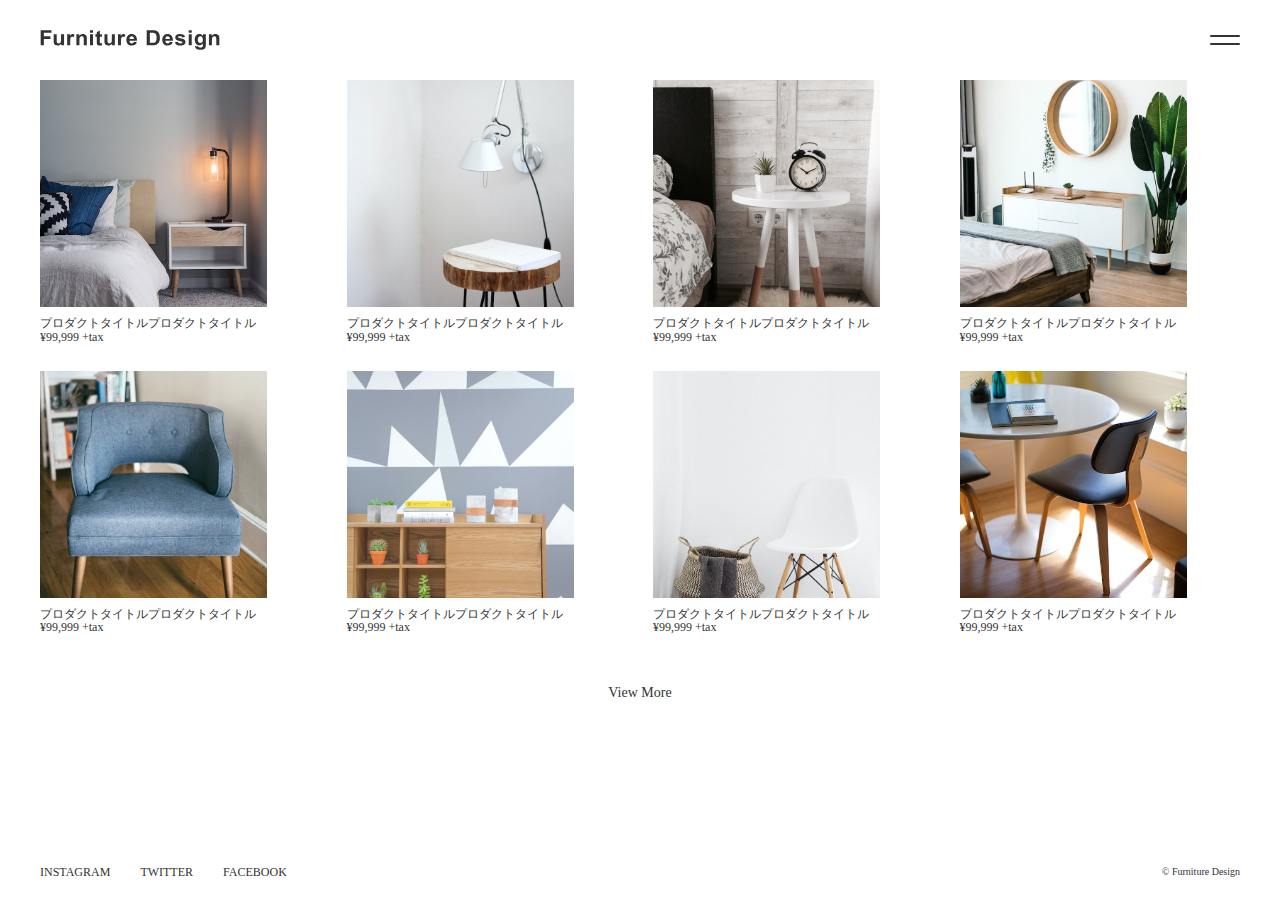
<file: index.html>
<!DOCTYPE html>
<html lang="ja">
<head>
  <meta charset="UTF-8">
  <meta http-equiv="X-UA-Compatible" content="IE=edge">
  <meta name="viewport" content="width=device-width, initial-scale=1.0">
  <meta description content="テキストテキストテキスト">
  <link rel="shortcut icon" href="img/favicon.ico">
  <link rel="stylesheet" href="reset.css">
  <link rel="stylesheet" href="style.css">
  <title>Furniture Design</title>
</head>
<body>
  <header id="header" class="wrapper">
    <h1 class="site-title">
      <a href="index.html">
        <img src="img/logo.svg" alt="Furniture Design">
      </a>
    </h1>

    <nav id="navi">
      <ul class="nav-menu">
        <li>
          <a href="products.html">PRODUCTS</a>
        </li>
        <li>
          <a href="about.html">ABOUT</a>
        </li>
        <li>
          <a href="company.html">COMPANY</a>
        </li>
        <li>
          <a href="mailto:xxxxx@xxx.xxx.com?subject=お問い合わせ">CONTACT</a>
        </li>
      </ul>
    </nav>

    <div class="openbtn">
      <span></span>
      <span></span>
    </div>

    <div class="mask">
    </div>
    
  </header>

  <main>
    <div id="top" class="wrapper">
      <div class="grid">
        <div class="item-list">
          <a href="item1.html">
            <img src="img/christopher-jolly-GqbU78bdJFM-unsplash.jpg" alt="家具写真">
            <p>プロダクトタイトルプロダクトタイトル</p>
            <p>&yen;99,999 +tax</p>
          </a>
        </div>
        <div class="item-list">
          <a href="item2.html">
            <img src="img/atilla-taskiran-I4jC9D7r8Nc-unsplash.jpg" alt="家具写真">
            <p>プロダクトタイトルプロダクトタイトル</p>
            <p>&yen;99,999 +tax</p>
          </a>
        </div>
        <div class="item-list">
          <a href="item3.html">
            <img src="img/benjamin-voros-X63FTIZFbZo-unsplash.jpg" alt="家具写真">
            <p>プロダクトタイトルプロダクトタイトル</p>
            <p>&yen;99,999 +tax</p>
          </a>
        </div>
        <div class="item-list">
          <a href="item4.html">
            <img src="img/minh-pham-7pCFUybP_P8-unsplash.jpg" alt="家具写真">
            <p>プロダクトタイトルプロダクトタイトル</p>
            <p>&yen;99,999 +tax</p>
          </a>
        </div>
        <div class="item-list">
          <a href="item5.html">
            <img src="img/kari-shea-ItMggD0EguY-unsplash.jpg" alt="家具写真">
            <p>プロダクトタイトルプロダクトタイトル</p>
            <p>&yen;99,999 +tax</p>
          </a>
        </div>
        <div class="item-list">
          <a href="item6.html">
            <img src="img/sophia-baboolal-vbUULTovNaM-unsplash.jpg" alt="家具写真">
            <p>プロダクトタイトルプロダクトタイトル</p>
            <p>&yen;99,999 +tax</p>
          </a>
        </div>
        <div class="item-list">
          <a href="item7.html">
            <img src="img/sarah-dorweiler-7tFlUFGa7Dk-unsplash.jpg" alt="家具写真">
            <p>プロダクトタイトルプロダクトタイトル</p>
            <p>&yen;99,999 +tax</p>
          </a>
        </div>
        <div class="item-list">
          <a href="item8.html">
            <img src="img/nirzar-pangarkar-CswKfD546Z8-unsplash.jpg" alt="家具写真">
            <p>プロダクトタイトルプロダクトタイトル</p>
            <p>&yen;99,999 +tax</p>
          </a>
        </div>
      </div><!-------grid-------->
    </div> 
    <a class="link-text wrapper" href="products.html">View More</a>

  </main>

  <footer id="footer" class="wrapper">
    <ul class="f-menu">
      <li>
        <a href="https://www.instagram.com/" target="_blank">
          INSTAGRAM
        </a>
      </li>
      <li>
        <a href="https://twitter.com/" target="_blank">
          TWITTER
        </a>
      </li>
      <li>
        <a href="https://www.facebook.com/" target="_blank">
          FACEBOOK
        </a>
      </li>
    </ul>
    <p>&copy; Furniture Design</p>
  </footer>

  <script src="https://ajax.googleapis.com/ajax/libs/jquery/3.6.3/jquery.min.js"></script>
  <script src="main.js"></script>
</body>
</html>
</file>
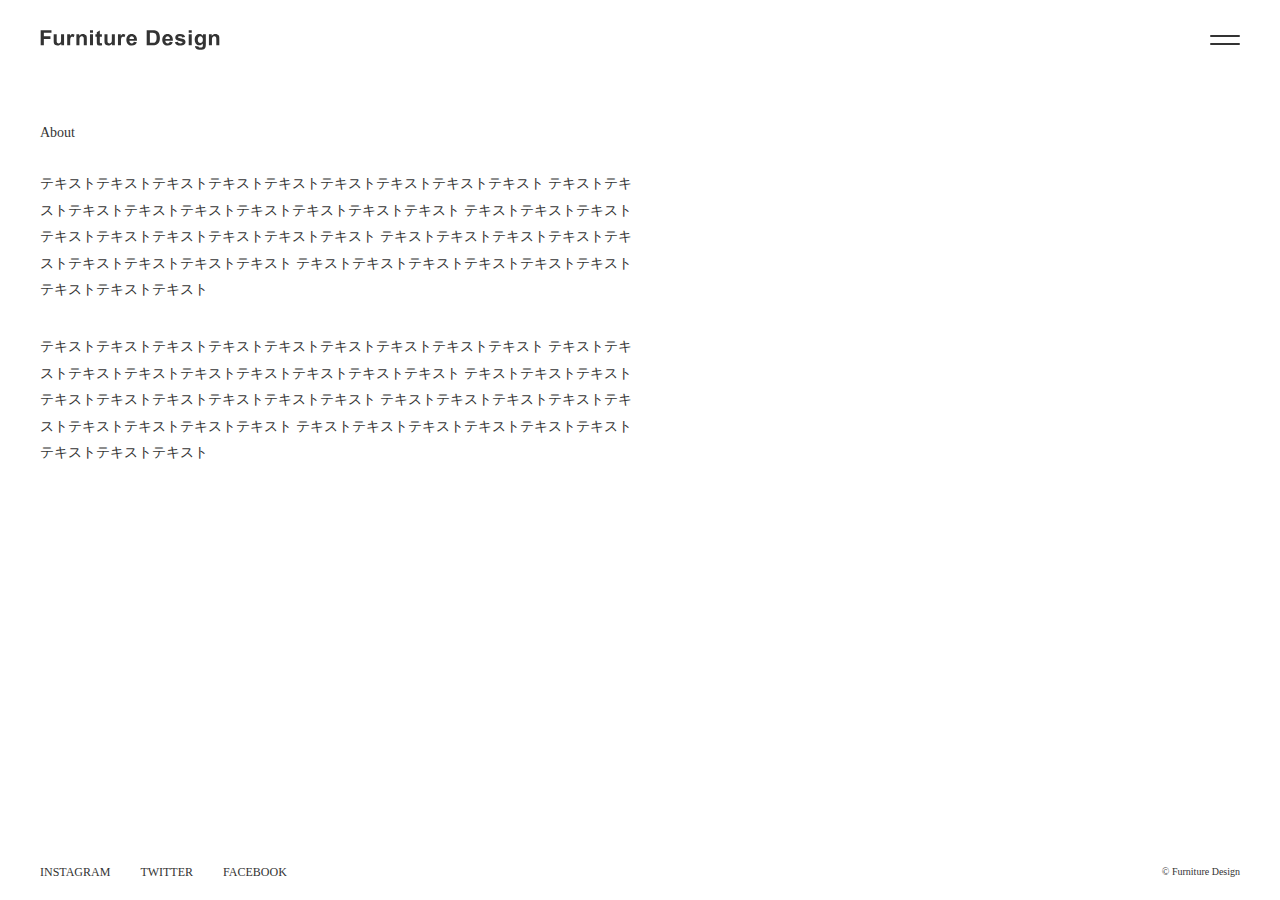
<file: about.html>
<!DOCTYPE html>
<html lang="ja">
<head>
  <meta charset="UTF-8">
  <meta http-equiv="X-UA-Compatible" content="IE=edge">
  <meta name="viewport" content="width=device-width, initial-scale=1.0">
  <meta description content="テキストテキストテキスト">
  <link rel="shortcut icon" href="img/favicon.ico">
  <link rel="stylesheet" href="reset.css">
  <link rel="stylesheet" href="style.css">
  <title>About | Furniture Design</title>
</head>
<body>
  <header id="header" class="wrapper">
    <h1 class="site-title">
      <a href="index.html">
        <img src="img/logo.svg" alt="Furniture Design">
      </a>
    </h1>

    <nav id="navi">
      <ul class="nav-menu">
        <li>
          <a href="products.html">PRODUCTS</a>
        </li>
        <li>
          <a href="about.html">ABOUT</a>
        </li>
        <li>
          <a href="company.html">COMPANY</a>
        </li>
        <li>
          <a href="mailto:xxxxx@xxx.xxx.com?subject=お問い合わせ">CONTACT</a>
        </li>
      </ul>
    </nav>

    <div class="openbtn">
      <span></span>
      <span></span>
    </div>

    <div class="mask">
    </div>
    
  </header>


<main>
    <div class="content wrapper">
      <h1 class="p-title">About</h1>
      <div class="about">
        <p>
          テキストテキストテキストテキストテキストテキストテキストテキストテキスト テキストテキストテキストテキストテキストテキストテキストテキストテキスト テキストテキストテキストテキストテキストテキストテキストテキストテキスト テキストテキストテキストテキストテキストテキストテキストテキストテキスト テキストテキストテキストテキストテキストテキストテキストテキストテキスト 
        </p>
        <p>
          テキストテキストテキストテキストテキストテキストテキストテキストテキスト テキストテキストテキストテキストテキストテキストテキストテキストテキスト テキストテキストテキストテキストテキストテキストテキストテキストテキスト テキストテキストテキストテキストテキストテキストテキストテキストテキスト テキストテキストテキストテキストテキストテキストテキストテキストテキスト
        </p>
      </div>
    </div>
  
  </main>


  

  <footer id="footer" class="wrapper">
    <ul class="f-menu">
      <li>
        <a href="https://www.instagram.com/" target="_blank">
          INSTAGRAM
        </a>
      </li>
      <li>
        <a href="https://twitter.com/" target="_blank">
          TWITTER
        </a>
      </li>
      <li>
        <a href="https://www.facebook.com/" target="_blank">
          FACEBOOK
        </a>
      </li>
    </ul>
    <p>&copy; Furniture Design</p>
  </footer>

  <script src="https://ajax.googleapis.com/ajax/libs/jquery/3.6.3/jquery.min.js"></script>
  <script src="main.js"></script>
  </body>
</file>
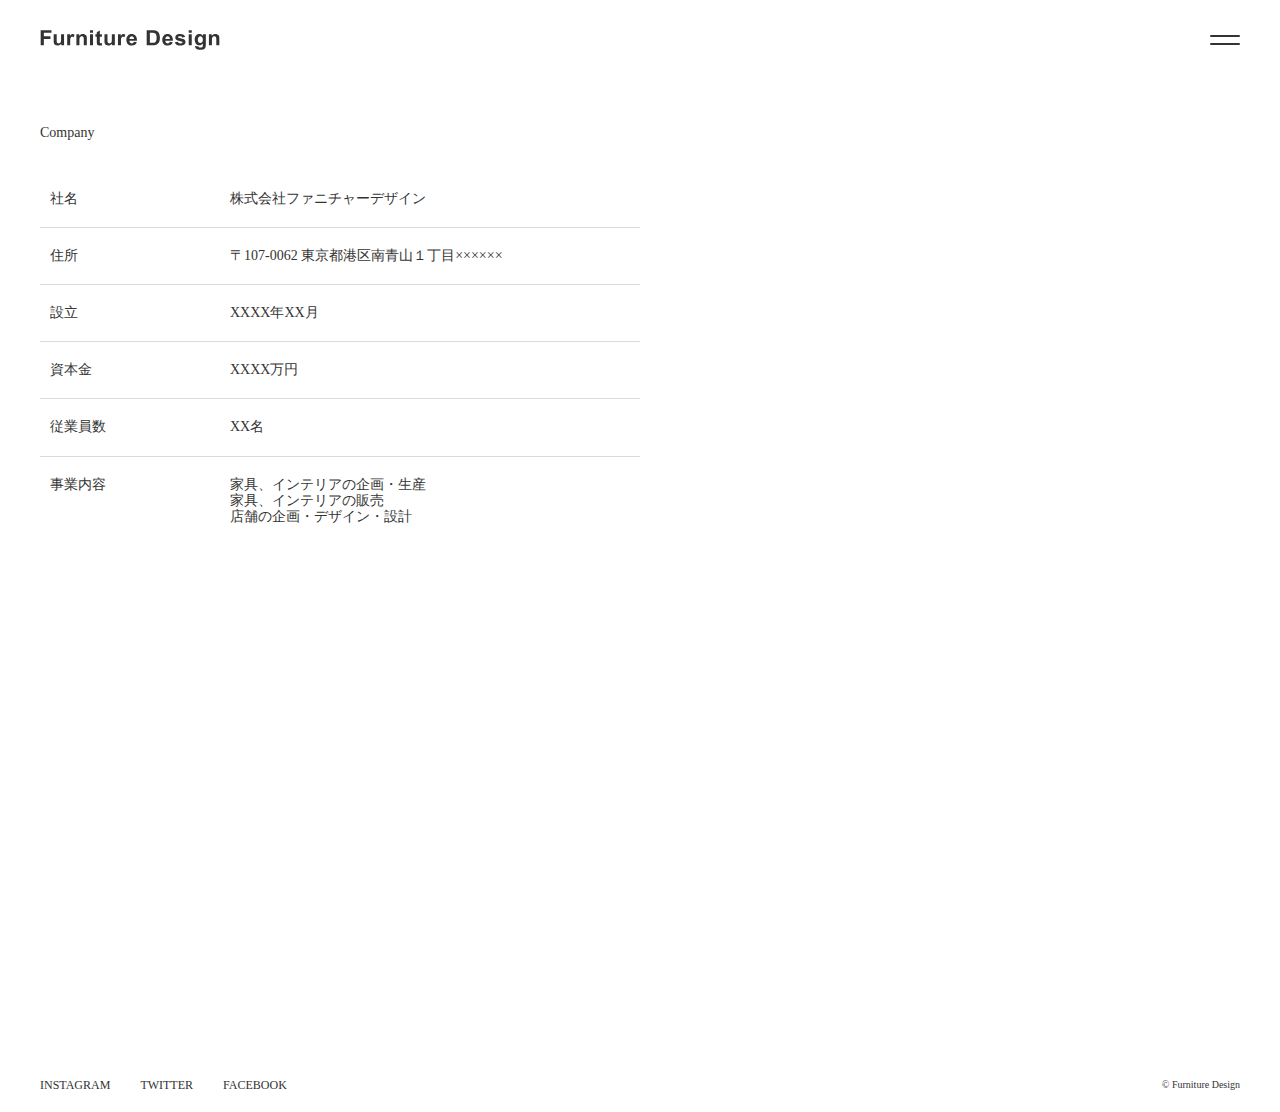
<file: company.html>
<!DOCTYPE html>
<html lang="ja">
<head>
  <meta charset="UTF-8">
  <meta http-equiv="X-UA-Compatible" content="IE=edge">
  <meta name="viewport" content="width=device-width, initial-scale=1.0">
  <meta description content="テキストテキストテキスト">
  <link rel="shortcut icon" href="img/favicon.ico">
  <link rel="stylesheet" href="reset.css">
  <link rel="stylesheet" href="style.css">
  <title>Company | Furniture Design</title>
</head>
<body>
  <header id="header" class="wrapper">
    <h1 class="site-title">
      <a href="index.html">
        <img src="img/logo.svg" alt="Furniture Design">
      </a>
    </h1>

    <nav id="navi">
      <ul class="nav-menu">
        <li>
          <a href="products.html">PRODUCTS</a>
        </li>
        <li>
          <a href="about.html">ABOUT</a>
        </li>
        <li>
          <a href="company.html">COMPANY</a>
        </li>
        <li>
          <a href="mailto:xxxxx@xxx.xxx.com?subject=お問い合わせ">CONTACT</a>
        </li>
      </ul>
    </nav>

    <div class="openbtn">
      <span></span>
      <span></span>
    </div>

    <div class="mask">
    </div>
    
  </header>


<main>
    <div class="content wrapper">
      <h1 class="p-title">Company</h1>

      <div class="company">
        <dl>
          <dt>社名</dt>
          <dd>株式会社ファニチャーデザイン</dd>
          <dt>住所</dt>
          <dd>〒107-0062 東京都港区南青山１丁目××××××</dd>
          <dt>設立</dt>
          <dd>XXXX年XX月</dd>
          <dt>資本金</dt>
          <dd>XXXX万円</dd>
          <dt>従業員数</dt>
          <dd>XX名</dd>
          <dt>事業内容</dt>
          <dd>家具、インテリアの企画・生産<br>
            家具、インテリアの販売<br>
            店舗の企画・デザイン・設計
          </dd>
        </dl>

        <div class="location">
          <iframe src="https://www.google.com/maps/embed?pb=!1m18!1m12!1m3!1d6482.863018857087!2d139.70467837318913!3d35.666375570790784!2m3!1f0!2f0!3f0!3m2!1i1024!2i768!4f13.1!3m3!1m2!1s0x60188c9fee70f285%3A0x4054b8b23563631c!2z6KGo5Y-C6YGT6aeF!5e0!3m2!1sja!2sjp!4v1674709326389!5m2!1sja!2sjp" style="border:0;" allowfullscreen="" loading="lazy" referrerpolicy="no-referrer-when-downgrade"></iframe>
        </div>




      </div><!-------company-------->
      
    </div>
  
  </main>


  

  <footer id="footer" class="wrapper">
    <ul class="f-menu">
      <li>
        <a href="https://www.instagram.com/" target="_blank">
          INSTAGRAM
        </a>
      </li>
      <li>
        <a href="https://twitter.com/" target="_blank">
          TWITTER
        </a>
      </li>
      <li>
        <a href="https://www.facebook.com/" target="_blank">
          FACEBOOK
        </a>
      </li>
    </ul>
    <p>&copy; Furniture Design</p>
  </footer>

  <script src="https://ajax.googleapis.com/ajax/libs/jquery/3.6.3/jquery.min.js"></script>
  <script src="main.js"></script>
  </body>
</file>
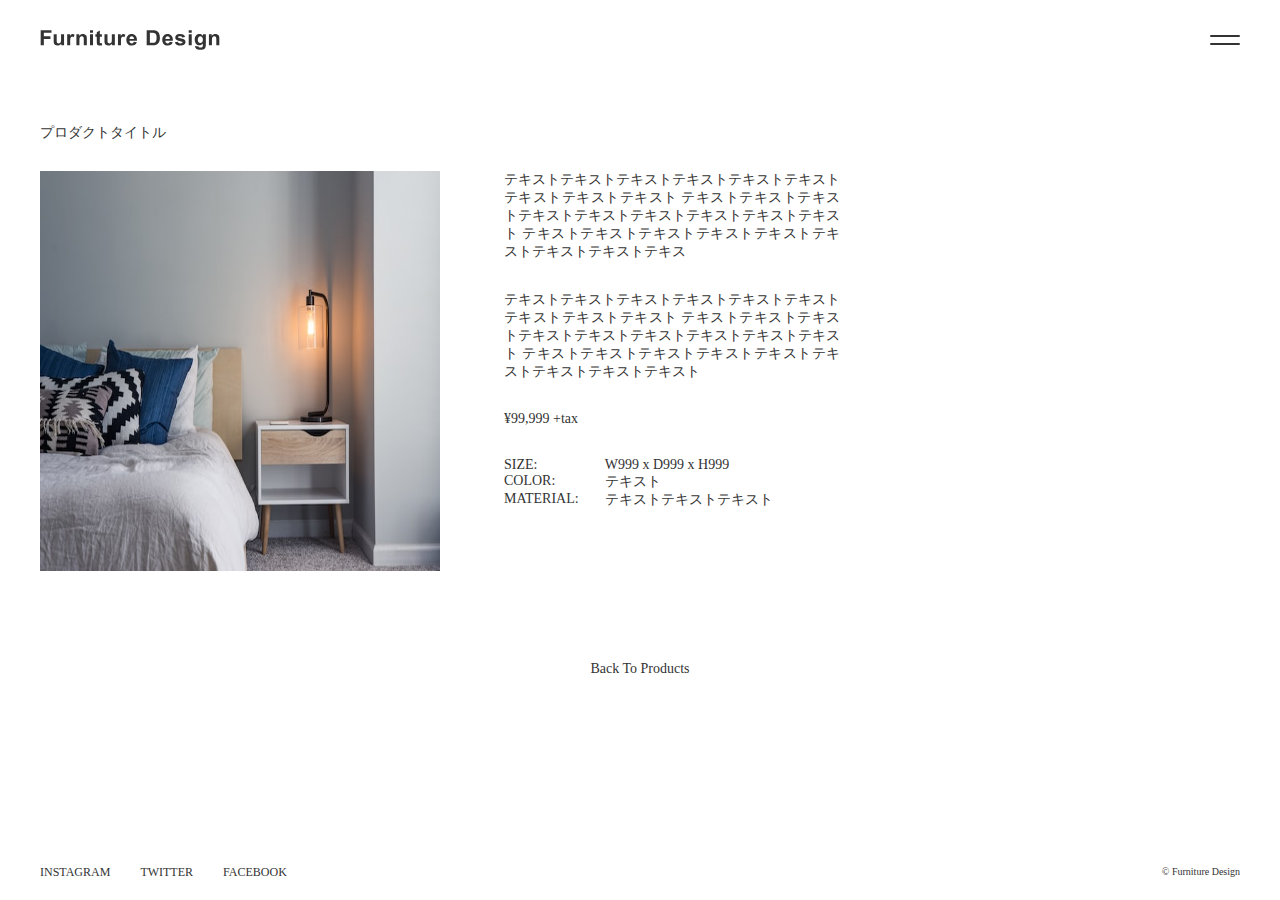
<file: item1.html>
<!DOCTYPE html>
<html lang="ja">
<head>
  <meta charset="UTF-8">
  <meta http-equiv="X-UA-Compatible" content="IE=edge">
  <meta name="viewport" content="width=device-width, initial-scale=1.0">
  <meta description content="テキストテキストテキスト">
  <link rel="shortcut icon" href="img/favicon.ico">
  <link rel="stylesheet" href="reset.css">
  <link rel="stylesheet" href="style.css">
  <title>プロダクトタイトル | Furniture Design</title>
</head>
<body>
  <header id="header" class="wrapper">
    <h1 class="site-title">
      <a href="index.html">
        <img src="img/logo.svg" alt="Furniture Design">
      </a>
    </h1>

    <nav id="navi">
      <ul class="nav-menu">
        <li>
          <a href="products.html">PRODUCTS</a>
        </li>
        <li>
          <a href="about.html">ABOUT</a>
        </li>
        <li>
          <a href="company.html">COMPANY</a>
        </li>
        <li>
          <a href="mailto:xxxxx@xxx.xxx.com?subject=お問い合わせ">CONTACT</a>
        </li>
      </ul>
    </nav>

    <div class="openbtn">
      <span></span>
      <span></span>
    </div>

    <div class="mask">
    </div>
    
  </header>


<main>
    <div class="content wrapper">
      <h1 class="p-title">プロダクトタイトル</h1>
      <div id="item">
        <div class="item-img">
            <img src="img/christopher-jolly-GqbU78bdJFM-unsplash.jpg" alt="家具写真">
        </div><!-----item-img-------->

        <div class="item-text">    
            <p>
              テキストテキストテキストテキストテキストテキストテキストテキストテキスト テキストテキストテキストテキストテキストテキストテキストテキストテキスト テキストテキストテキストテキストテキストテキストテキストテキストテキス
            </p>
            <p>
              テキストテキストテキストテキストテキストテキストテキストテキストテキスト テキストテキストテキストテキストテキストテキストテキストテキストテキスト テキストテキストテキストテキストテキストテキストテキストテキストテキスト
            </p>

            <p>&yen;99,999 +tax</p>

            <dl>
              <dt>SIZE:</dt>
              <dd>W999 x D999 x H999</dd>
              <dt>COLOR:</dt>
              <dd>テキスト</dd>
              <dt>MATERIAL:</dt>
              <dd>テキストテキストテキスト</dd>
            </dl>
        </div><!-------item-text----->
      </div><!------item-------->
      <a class="link-text" href="products.html">Back To Products</a>  
    </div>
  
  </main>


  

  <footer id="footer" class="wrapper">
    <ul class="f-menu">
      <li>
        <a href="https://www.instagram.com/" target="_blank">
          INSTAGRAM
        </a>
      </li>
      <li>
        <a href="https://twitter.com/" target="_blank">
          TWITTER
        </a>
      </li>
      <li>
        <a href="https://www.facebook.com/" target="_blank">
          FACEBOOK
        </a>
      </li>
    </ul>
    <p>&copy; Furniture Design</p>
  </footer>

  <script src="https://ajax.googleapis.com/ajax/libs/jquery/3.6.3/jquery.min.js"></script>
  <script src="main.js"></script>
  </body>
</file>
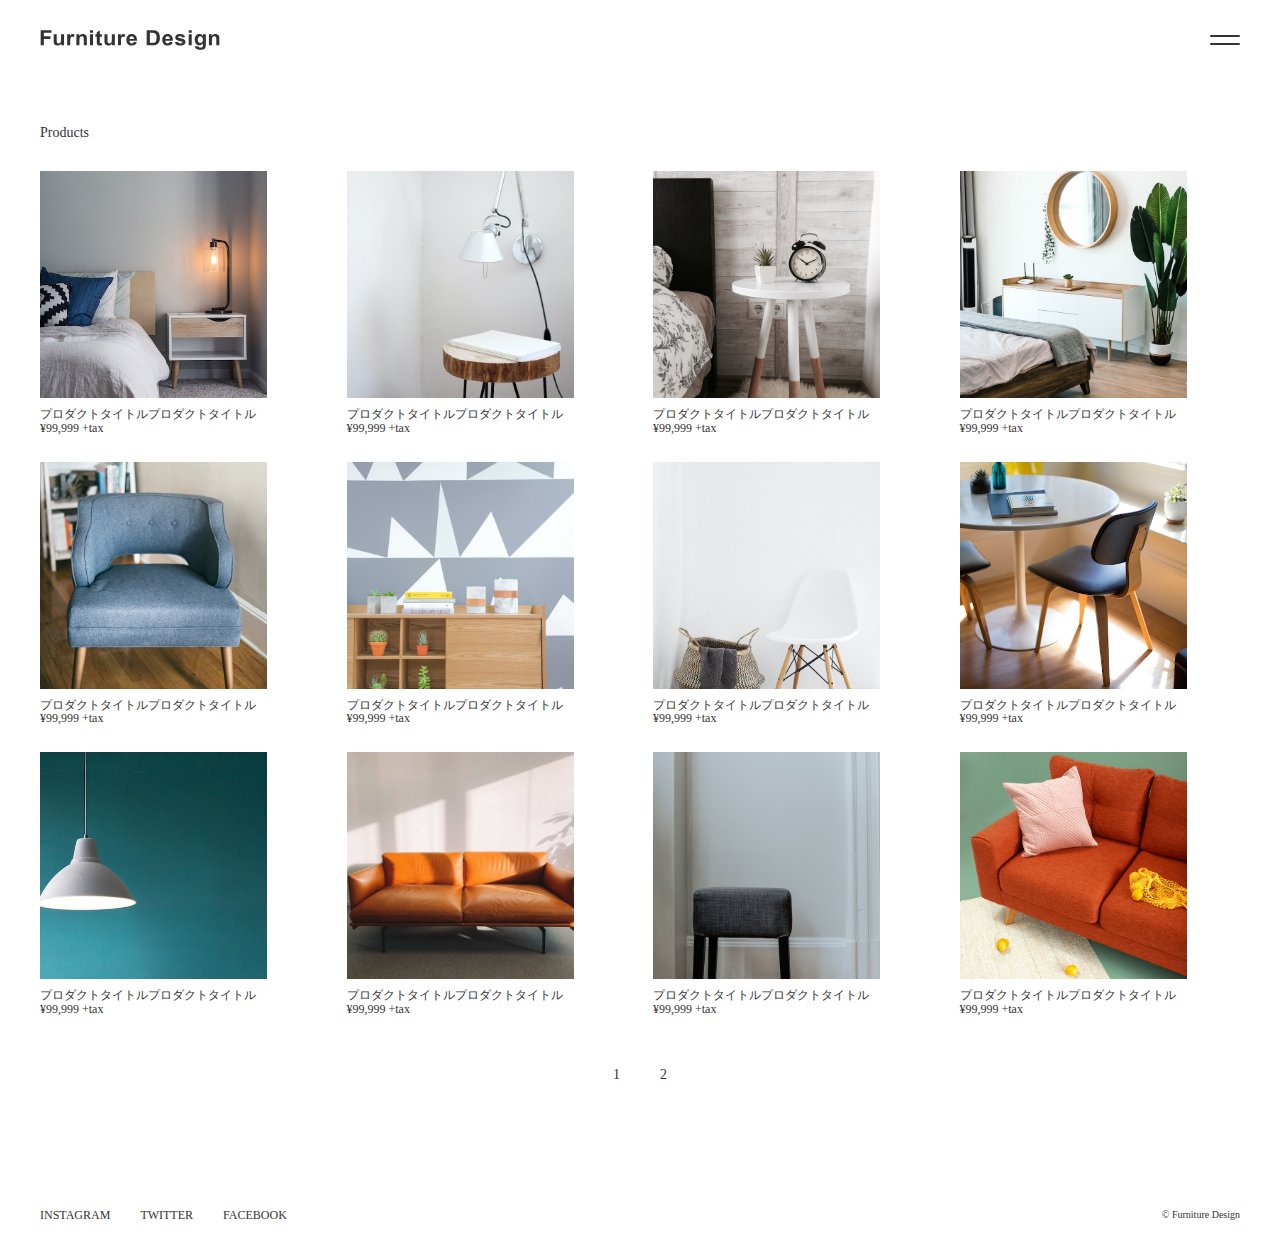
<file: products.html>
<!DOCTYPE html>
<html lang="ja">
<head>
  <meta charset="UTF-8">
  <meta http-equiv="X-UA-Compatible" content="IE=edge">
  <meta name="viewport" content="width=device-width, initial-scale=1.0">
  <meta description content="テキストテキストテキスト">
  <link rel="shortcut icon" href="img/favicon.ico">
  <link rel="stylesheet" href="reset.css">
  <link rel="stylesheet" href="style.css">
  <title>Products | Furniture Design</title>
</head>
<body>
  <header id="header" class="wrapper">
    <h1 class="site-title">
      <a href="index.html">
        <img src="img/logo.svg" alt="Furniture Design">
      </a>
    </h1>

    <nav id="navi">
      <ul class="nav-menu">
        <li>
          <a href="products.html">PRODUCTS</a>
        </li>
        <li>
          <a href="about.html">ABOUT</a>
        </li>
        <li>
          <a href="company.html">COMPANY</a>
        </li>
        <li>
          <a href="mailto:xxxxx@xxx.xxx.com?subject=お問い合わせ">CONTACT</a>
        </li>
      </ul>
    </nav>

    <div class="openbtn">
      <span></span>
      <span></span>
    </div>

    <div class="mask">
    </div>
    
  </header>


<main>
    <div class="content wrapper">
      <h1 class="p-title"> Products</h1>
      <div class="grid"> 
        <div class="item-list">
          <a href="item1.html">
            <img src="img/christopher-jolly-GqbU78bdJFM-unsplash.jpg" alt="家具写真">
            <p>プロダクトタイトルプロダクトタイトル</p>
            <p>&yen;99,999 +tax</p>
          </a>
        </div>
        <div class="item-list">
          <a href="item2.html">
            <img src="img/atilla-taskiran-I4jC9D7r8Nc-unsplash.jpg" alt="家具写真">
            <p>プロダクトタイトルプロダクトタイトル</p>
            <p>&yen;99,999 +tax</p>
          </a>
        </div>
        <div class="item-list">
          <a href="item3.html">
            <img src="img/benjamin-voros-X63FTIZFbZo-unsplash.jpg" alt="家具写真">
            <p>プロダクトタイトルプロダクトタイトル</p>
            <p>&yen;99,999 +tax</p>
          </a>
        </div>
        <div class="item-list">
          <a href="item4.html">
            <img src="img/minh-pham-7pCFUybP_P8-unsplash.jpg" alt="家具写真">
            <p>プロダクトタイトルプロダクトタイトル</p>
            <p>&yen;99,999 +tax</p>
          </a>
        </div>
        <div class="item-list">
          <a href="item5.html">
            <img src="img/kari-shea-ItMggD0EguY-unsplash.jpg" alt="家具写真">
            <p>プロダクトタイトルプロダクトタイトル</p>
            <p>&yen;99,999 +tax</p>
          </a>
        </div>
        <div class="item-list">
          <a href="item6.html">
            <img src="img/sophia-baboolal-vbUULTovNaM-unsplash.jpg" alt="家具写真">
            <p>プロダクトタイトルプロダクトタイトル</p>
            <p>&yen;99,999 +tax</p>
          </a>
        </div>
        <div class="item-list">
          <a href="item7.html">
            <img src="img/sarah-dorweiler-7tFlUFGa7Dk-unsplash.jpg" alt="家具写真">
            <p>プロダクトタイトルプロダクトタイトル</p>
            <p>&yen;99,999 +tax</p>
          </a>
        </div>
        <div class="item-list">
          <a href="item8.html">
            <img src="img/nirzar-pangarkar-CswKfD546Z8-unsplash.jpg" alt="家具写真">
            <p>プロダクトタイトルプロダクトタイトル</p>
            <p>&yen;99,999 +tax</p>
          </a>
        </div>
        <div class="item-list">
          <a href="item9.html">
            <img src="img/pierre-chatel-innocenti-pxoZSTdAzeU-unsplash.jpg" alt="家具写真">
            <p>プロダクトタイトルプロダクトタイトル</p>
            <p>&yen;99,999 +tax</p>
          </a>
        </div>
        <div class="item-list">
          <a href="item10.html">
            <img src="img/martin-pechy-bpg-ngqrPc8-unsplash.jpg" alt="家具写真">
            <p>プロダクトタイトルプロダクトタイトル</p>
            <p>&yen;99,999 +tax</p>
          </a>
        </div>
        <div class="item-list">
          <a href="item11.html">
            <img src="img/kelly-sikkema-Xb9rl5lbyFc-unsplash.jpg" alt="家具写真">
            <p>プロダクトタイトルプロダクトタイトル</p>
            <p>&yen;99,999 +tax</p>
          </a>
        </div>
        <div class="item-list">
          <a href="item12.html">
            <img src="img/inside-weather-dbH_vy7vICE-unsplash.jpg" alt="家具写真">
            <p>プロダクトタイトルプロダクトタイトル</p>
            <p>&yen;99,999 +tax</p>
          </a>
        </div>
      </div><!-------grid-------->
    </div>
      <ul class="pagination">
        <li>1</li>
        <li>
          <a href="products2.html">2</a>
        </li>
      </ul>

  </main>


  

  <footer id="footer" class="wrapper">
    <ul class="f-menu">
      <li>
        <a href="https://www.instagram.com/" target="_blank">
          INSTAGRAM
        </a>
      </li>
      <li>
        <a href="https://twitter.com/" target="_blank">
          TWITTER
        </a>
      </li>
      <li>
        <a href="https://www.facebook.com/" target="_blank">
          FACEBOOK
        </a>
      </li>
    </ul>
    <p>&copy; Furniture Design</p>
  </footer>

  <script src="https://ajax.googleapis.com/ajax/libs/jquery/3.6.3/jquery.min.js"></script>
  <script src="main.js"></script>
  </body>
</file>
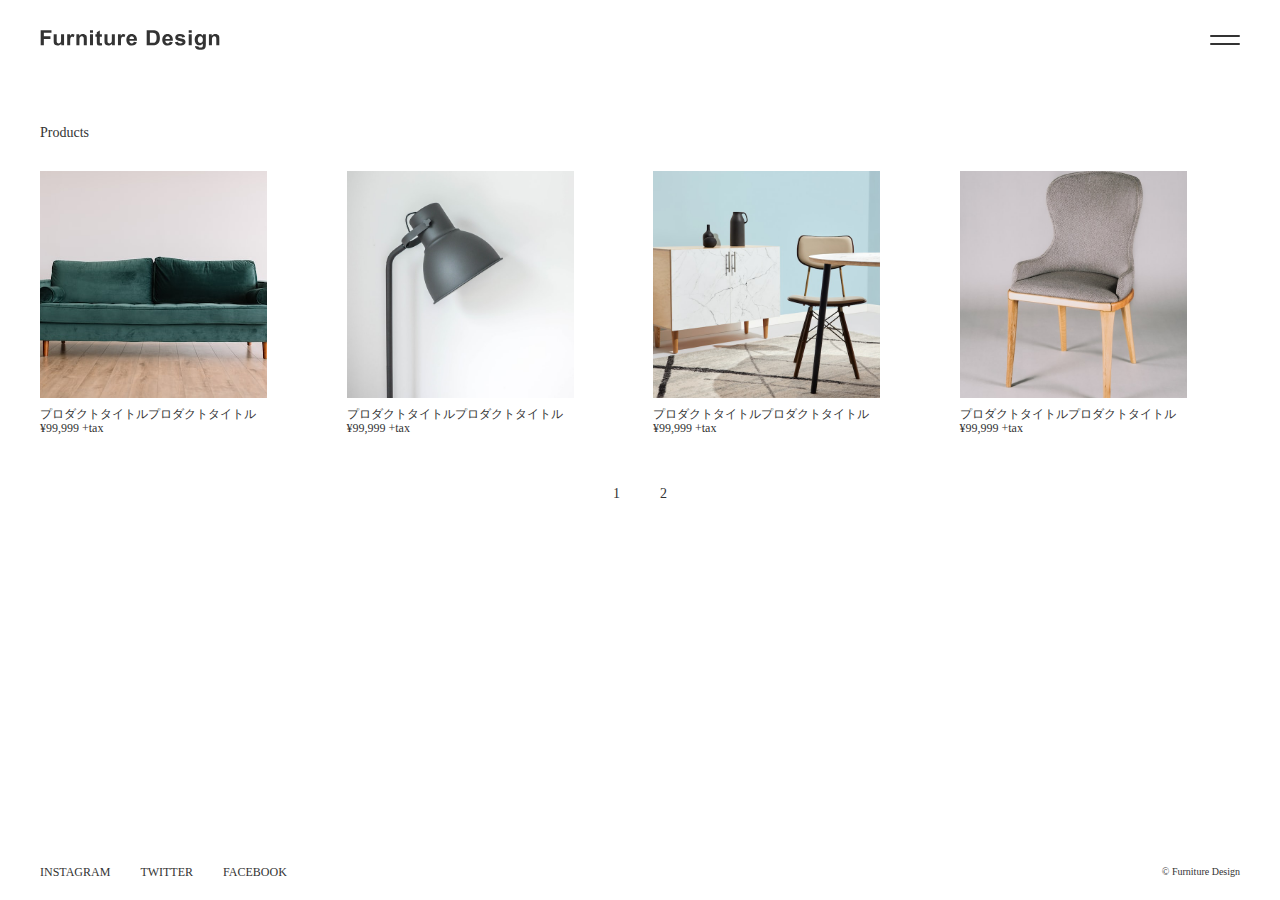
<file: products2.html>
<!DOCTYPE html>
<html lang="ja">
<head>
  <meta charset="UTF-8">
  <meta http-equiv="X-UA-Compatible" content="IE=edge">
  <meta name="viewport" content="width=device-width, initial-scale=1.0">
  <meta description content="テキストテキストテキスト">
  <link rel="shortcut icon" href="img/favicon.ico">
  <link rel="stylesheet" href="reset.css">
  <link rel="stylesheet" href="style.css">
  <title>Products | Furniture Design</title>
</head>
<body>
  <header id="header" class="wrapper">
    <h1 class="site-title">
      <a href="index.html">
        <img src="img/logo.svg" alt="Furniture Design">
      </a>
    </h1>

    <nav id="navi">
      <ul class="nav-menu">
        <li>
          <a href="products.html">PRODUCTS</a>
        </li>
        <li>
          <a href="about.html">ABOUT</a>
        </li>
        <li>
          <a href="company.html">COMPANY</a>
        </li>
        <li>
          <a href="mailto:xxxxx@xxx.xxx.com?subject=お問い合わせ">CONTACT</a>
        </li>
      </ul>
    </nav>

    <div class="openbtn">
      <span></span>
      <span></span>
    </div>

    <div class="mask">
    </div>
    
  </header>


<main>
    <div class="content wrapper">
      <h1 class="p-title"> Products</h1>
      <div class="grid"> 
        <div class="item-list">
          <a href="item13.html">
            <img src="img/phillip-goldsberry-fZuleEfeA1Q-unsplash.jpg" alt="家具写真">
            <p>プロダクトタイトルプロダクトタイトル</p>
            <p>&yen;99,999 +tax</p>
          </a>
        </div>
        <div class="item-list">
          <a href="item14.html">
            <img src="img/jonny-caspari-wsvCC6UyKjs-unsplash.jpg" alt="家具写真">
            <p>プロダクトタイトルプロダクトタイトル</p>
            <p>&yen;99,999 +tax</p>
          </a>
        </div>
        <div class="item-list">
          <a href="item15.html">
            <img src="img/inside-weather-E5lK_COkD2E-unsplash.jpg" alt="家具写真">
            <p>プロダクトタイトルプロダクトタイトル</p>
            <p>&yen;99,999 +tax</p>
          </a>
        </div>
        <div class="item-list">
          <a href="item16.html">
            <img src="img/sam-moghadam-khamseh-kvmdsTrGOBM-unsplash.jpg" alt="家具写真">
            <p>プロダクトタイトルプロダクトタイトル</p>
            <p>&yen;99,999 +tax</p>
          </a>
        </div>
        
      </div><!-------grid-------->
    </div>
      <ul class="pagination">
        <li>
          <a href="products.html">1</a>
        </li>
        <li>2</li>
      </ul>

  </main>


  

  <footer id="footer" class="wrapper">
    <ul class="f-menu">
      <li>
        <a href="https://www.instagram.com/" target="_blank">
          INSTAGRAM
        </a>
      </li>
      <li>
        <a href="https://twitter.com/" target="_blank">
          TWITTER
        </a>
      </li>
      <li>
        <a href="https://www.facebook.com/" target="_blank">
          FACEBOOK
        </a>
      </li>
    </ul>
    <p>&copy; Furniture Design</p>
  </footer>

  <script src="https://ajax.googleapis.com/ajax/libs/jquery/3.6.3/jquery.min.js"></script>
  <script src="main.js"></script>
  </body>
</file>
<file: style.css>
@charset "UTF-8";
html {
  font-size: 100%;
}

body {
  color: #333;
  font-size: 14px;
  min-height: 100vh;
  position: relative;
}

a {
  color: #333;
  text-decoration: none;
  transition: all 0.5s;
}

a:hover {
  opacity: 0.7;
}

img {
  max-width: 100%;
}

li {
  list-style: none;
}

.wrapper {
  width: 100%;
  max-width: 1360px;
  margin: 0 auto;
  padding: 0 40px;
}

.content {
  padding-top: 45px;
  padding-bottom: 50px;
}

.site-title a {
  width: 180px;
  line-height: 1px;
  display: block;
}

/*------------------header------------------*/
#header {
  width: 100%;
  height: 80px;
  background-color: #fff;
  display: flex;
  align-items: center;
  justify-content: space-between;
  position: fixed;
  left: 0;
  right: 0;
  z-index: 50;
}
#header .openbtn {
  width: 30px;
  height: 30px;
  position: relative;
  transition: all 0.5s;
  cursor: pointer;
  z-index: 20;
}
#header .openbtn span {
  display: block;
  position: absolute;
  width: 30px;
  height: 2px;
  background-color: #333;
  border-radius: 4px;
  transition: all 0.5s;
}
#header .openbtn span:nth-child(1) {
  top: 10px;
}
#header .openbtn span:nth-child(2) {
  bottom: 10px;
}

#navi {
  position: fixed;
  top: 0;
  left: -300px;
  width: 300px;
  color: #fff;
  padding: 36px 50px;
  transition: all 0.5s;
  z-index: 20;
  opacity: 0;
}

#navi a {
  color: #fff;
}
#navi li {
  margin-bottom: 14px;
}

.open #navi {
  left: 0;
  opacity: 1;
}

.open .openbtn span {
  background-color: #fff !important;
}
.open .openbtn span:nth-child(1) {
  transform: translateY(4px) rotate(-45deg);
}
.open .openbtn span:nth-child(2) {
  transform: translateY(-4px) rotate(45deg);
}

.mask {
  display: none;
  transition: all 0.5s;
}

.open .mask {
  display: block;
  position: fixed;
  top: 0;
  left: 0;
  width: 100%;
  height: 100%;
  background: #000;
  opacity: 0.8;
  z-index: 10;
  cursor: pointer;
}

/*------------------top------------------*/
main {
  padding-top: 80px;
  padding-bottom: 160px;
}

.link-text {
  width: 100%;
  padding-top: 50px;
  display: block;
  text-align: center;
  line-height: normal;
}

.p-title {
  margin-bottom: 30px;
}

.grid {
  display: grid;
  gap: 26px;
  grid-template-columns: repeat(4, 1fr);
  font-size: 12px;
}
.grid img {
  width: 227px;
  height: 227px;
  -o-object-fit: cover;
     object-fit: cover;
  margin-bottom: 10px;
}

.pagination {
  display: flex;
  justify-content: center;
}
.pagination li {
  padding-left: 20px;
  padding-right: 20px;
}

/*-----------------about---------------*/
.about {
  max-width: 600px;
}
.about p {
  margin-bottom: 30px;
  font-size: 14px;
  line-height: 1.9;
}

/*------------------company-------------*/
.company {
  max-width: 600px;
}
.company dl {
  display: flex;
  flex-wrap: wrap;
  margin-bottom: 20px;
}
.company dl dt {
  width: 30%;
  padding: 20px 10px;
  border-bottom: 1px solid #dcdbdb;
  font-weight: normal;
}
.company dl dt:last-of-type {
  border-bottom: none;
}
.company dl dd {
  width: 70%;
  padding: 20px 10px;
  border-bottom: 1px solid #dcdbdb;
}
.company dl dd:last-of-type {
  border-bottom: none;
}
.company .location {
  filter: grayscale(1);
}
.company iframe {
  width: 100%;
  aspect-ratio: 16/9;
}

/*------------------products詳細-------------*/
#item {
  max-width: 800px;
  display: flex;
  justify-content: space-between;
  margin-bottom: 40px;
  font-size: 14px;
}
#item .item-img {
  width: 50%;
}
#item .item-img img {
  width: 400px;
  height: 400px;
}
#item .item-text {
  width: 42%;
}
#item .item-text p {
  margin-bottom: 30px;
  text-align: justify;
  line-height: normal;
}
#item .item-text dl {
  display: flex;
  flex-wrap: wrap;
  line-height: normal;
}
#item .item-text dl dt {
  width: 30%;
  font-weight: normal;
}
#item .item-text dl dd {
  width: 70%;
}

/*------------------footer-------------*/
#footer {
  display: flex;
  justify-content: space-between;
  position: absolute;
  bottom: 20px;
  left: 0;
  right: 0;
}
#footer .f-menu {
  display: flex;
  font-size: 12px;
}
#footer .f-menu li {
  margin-right: 30px;
}
#footer p {
  font-size: 10px;
}

/*--------------------sp------------------*/
@media screen and (max-width: 900px) {
  .grid {
    grid-template-columns: repeat(2, 1fr);
  }
  .grid img {
    width: 100%;
    aspect-ratio: 1;
    height: auto;
  }
  #item {
    display: flex;
    flex-direction: column;
  }
  #item .item-img {
    margin-bottom: 30px;
    width: 100%;
  }
  #item .item-img img {
    width: 764px;
    aspect-ratio: 1;
    height: auto;
  }
  #item .item-text {
    width: 100%;
  }
  .company dl {
    display: flex;
    flex-direction: column;
  }
  .company dl dt {
    width: 100%;
    border-bottom: none;
    padding-bottom: 5px;
  }
  #footer {
    flex-direction: column;
  }
  #footer .f-menu {
    padding-bottom: 5px;
  }
}/*# sourceMappingURL=style.css.map */
</file>
